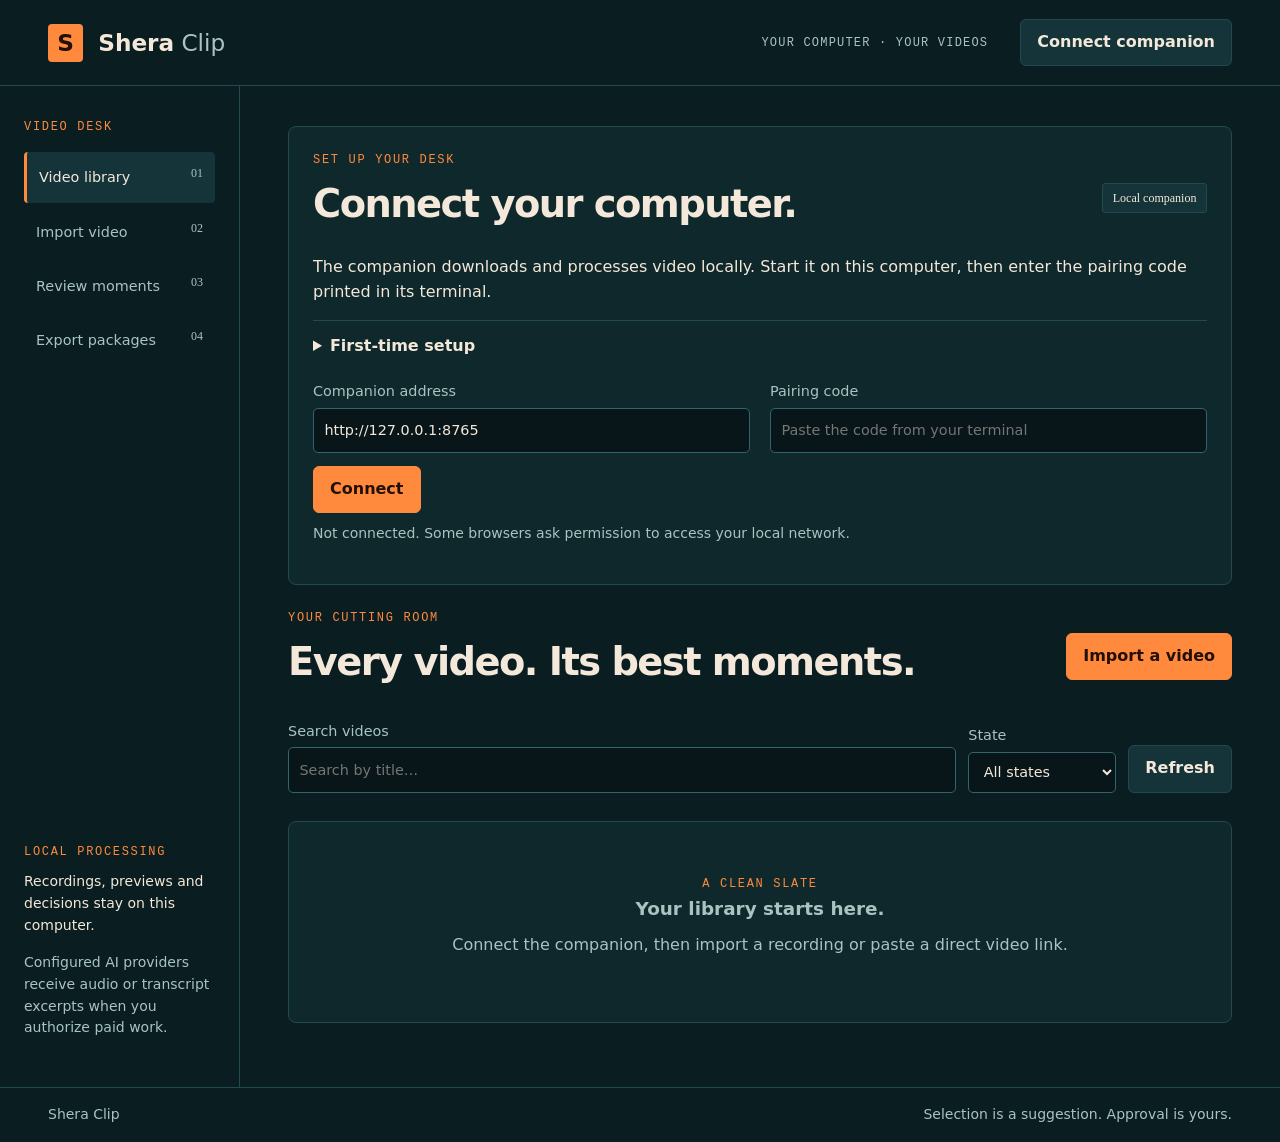
<file: site/public/index.html>
<!doctype html>
<html lang="en"><head><meta charset="utf-8"><meta name="viewport" content="width=device-width,initial-scale=1"><meta name="description" content="Find, review and export the best moments from your videos using your own computer."><title>Shera Clip · Video desk</title><link rel="stylesheet" href="style.css"><script src="app.js" defer></script></head>
<body><header><a class="brand" href="#library"><span class="mark">S</span>Shera <span>Clip</span></a><span class="local">YOUR COMPUTER · YOUR VIDEOS</span><button id="connection-button">Connect companion</button></header>
<div class="shell"><aside><p class="eyebrow">VIDEO DESK</p><nav><a href="#library" class="selected">Video library <span>01</span></a><a href="#import">Import video <span>02</span></a><a href="#review">Review moments <span>03</span></a><a href="#exports">Export packages <span>04</span></a></nav><div class="aside-note"><span class="eyebrow">LOCAL PROCESSING</span><p>Recordings, previews and decisions stay on this computer.</p><p class="muted">Configured AI providers receive audio or transcript excerpts when you authorize paid work.</p></div></aside>
<main><div id="notice" role="status" hidden></div><section id="connection" class="panel"><div class="section-head"><div><p class="eyebrow">SET UP YOUR DESK</p><h1>Connect your computer.</h1></div><span class="badge">Local companion</span></div><p>The companion downloads and processes video locally. Start it on this computer, then enter the pairing code printed in its terminal.</p><details><summary>First-time setup</summary><p>Install Python 3.12+ and FFmpeg (with ffprobe and libass). Download and extract the companion, then run these commands in its folder:</p><pre>python -m pip install -e .
python -m shera</pre><p>Add your OpenRouter key to the companion’s <code>.env</code>. Your key stays on this computer. The site does not receive it.</p><p><a class="button" href="companion.zip" download>Download local companion</a></p></details><form id="connect-form"><div class="two"><label>Companion address<input id="endpoint" value="http://127.0.0.1:8765" required></label><label>Pairing code<input id="token" type="password" autocomplete="off" required placeholder="Paste the code from your terminal"></label></div><button class="primary">Connect</button></form><p class="muted" id="connect-status">Not connected. Some browsers ask permission to access your local network.</p></section>
<section id="library"><div class="section-head"><div><p class="eyebrow">YOUR CUTTING ROOM</p><h1>Every video. Its best moments.</h1></div><a class="button primary" href="#import">Import a video</a></div><div class="toolbar"><label class="grow">Search videos<input id="job-search" type="search" placeholder="Search by title…"></label><label>State<select id="job-filter"><option value="">All states</option><option>running</option><option>waiting</option><option>done</option><option>failed</option><option>paused</option></select></label><button id="refresh">Refresh</button></div><div id="jobs" class="job-grid"><div class="empty panel"><span class="eyebrow">A CLEAN SLATE</span><h2>Your library starts here.</h2><p>Connect the companion, then import a recording or paste a direct video link.</p></div></div></section>
<section id="import" hidden><div class="section-head"><div><p class="eyebrow">01 / SOURCE</p><h1>Bring in a video.</h1></div><span class="badge">Files stay local</span></div><form id="import-form" class="panel"><div class="two"><label>Video file<input type="file" id="video" accept="video/*"></label><label>Or a direct HTTPS video link<input id="url" type="url" placeholder="https://example.com/video.mp4"></label></div><p class="muted">Direct downloadable video links are supported. For platform watch pages, download the recording first and select its file.</p><div class="two"><label>Transcript (optional, VTT)<input type="file" id="vtt" accept=".vtt"></label><label>Replacement audio (optional)<input type="file" id="audio" accept="audio/*"></label></div><hr><p class="eyebrow">02 / WHAT MAKES A GOOD CLIP?</p><div class="two"><label>Selection preset<select id="preset"><option value="general">General highlights</option><option value="education">Teaching & tutorials</option><option value="interview">Interviews & podcasts</option><option value="product">Product demonstrations</option><option value="story">Stories</option><option value="ielts">IELTS lessons</option></select></label><label>Your audience and goal<textarea id="intent" rows="3" placeholder="For example: clear, surprising insights for first-time founders; skip introductions and repeated advice."></textarea></label></div><div class="three"><label>Minimum seconds<input id="min-s" type="number" min="5" max="600" value="30"></label><label>Target seconds<input id="target-s" type="number" min="5" max="600" value="60"></label><label>Maximum seconds<input id="max-s" type="number" min="5" max="600" value="90"></label></div><label><input id="ai-criteria" type="checkbox" style="width:auto"> Let AI propose criteria after transcription, then pause for my review</label><button class="primary" id="import-submit">Import locally</button><p class="muted">Selection currently uses spoken content and transcripts. Silent visual highlights are not automatically ranked.</p><p class="muted">Import starts without paid AI work. Review the criteria and authorize processing afterward.</p></form></section>
<section id="review" hidden><div class="section-head"><div><p class="eyebrow">REVIEW BENCH</p><h1 id="job-title">Choose a video from the library.</h1></div><span id="job-state" class="badge">No video selected</span></div><div id="job-controls" class="panel" hidden><p id="job-progress"></p><p id="job-error" class="error"></p><details id="criteria-editor"><summary>Selection criteria</summary><label>Criteria<textarea id="job-intent" rows="3"></textarea></label><label>Rules, weights and duration (JSON)<textarea id="job-profile" rows="8" spellcheck="false"></textarea></label><div class="tools"><button id="save-criteria">Save criteria</button><button id="suggest-criteria">Ask AI to propose criteria (paid)</button></div><p class="muted">AI proposals use transcript content and your goal. Review and save the proposal before processing.</p></details><div class="tools"><button id="authorize" class="primary">Authorize AI work · up to $1.50</button><button id="resume">Resume</button><button id="export" >Export approved clips</button></div></div><div class="toolbar"><label class="grow">Search moments<input id="clip-search" type="search" placeholder="Search transcript, title or reasons…"></label><label>Show<select id="clip-filter"><option value="shortlisted">Shortlist</option><option value="all">All candidates</option><option value="approved">Approved</option><option value="pending">To review</option><option value="rejected">Rejected</option></select></label><label>Order<select id="clip-sort"><option value="rank">Best first</option><option value="time">Source time</option></select></label></div><div class="review-grid"><div id="clips" class="clip-list"><div class="empty panel">Open a video to browse its moments.</div></div><div id="bench" class="panel" hidden><div class="section-head"><h2 id="clip-title">Moment</h2><span id="clip-status" class="badge"></span></div><video id="source-player" controls preload="metadata"></video><p class="muted" id="source-note"></p><div class="two"><label>Start (seconds)<input id="clip-start" type="number" min="0" step=".1"></label><label>End (seconds)<input id="clip-end" type="number" min="1" step=".1"></label></div><label>Portrait title<input id="clip-heading"></label><details><summary>Captions and posting text</summary><label>Captions (JSON: start, end, text)<textarea id="clip-captions" rows="6" spellcheck="false"></textarea></label><label>Posting drafts (JSON)<textarea id="clip-drafts" rows="6" spellcheck="false"></textarea></label></details><details><summary>Portrait framing</summary><label>Layout<select id="layout-mode"><option value="full">Whole frame</option><option value="crop">Custom crop</option></select></label><label>Crop x, y, width, height (0–1)<input id="crop-box" value="0,0,1,1"></label></details><div class="tools"><button id="save-clip">Save edits</button><button id="render" class="primary">Render previews</button></div><div class="previews"><figure><video id="portrait" controls></video><figcaption>Portrait · 9:16</figcaption></figure><figure><video id="landscape" controls></video><figcaption>Landscape · 16:9</figcaption></figure></div><div class="tools"><button id="approve" class="primary" disabled>Approve clip</button><button id="reject">Reject</button><button id="next">Next moment</button></div><p id="render-status" role="status"></p><details open><summary>Why this moment?</summary><div id="reasons"></div></details><details><summary>Transcript</summary><p id="transcript"></p></details></div></div></section>
<section id="exports" hidden><p class="eyebrow">READY FOR YOUR REVIEW</p><h1>Posting packages</h1><p>Only explicitly approved clips are exported. Each package includes portrait and landscape video, subtitles, thumbnail, posting text and provenance.</p><div id="packages" class="panel empty">Choose a video, approve clips, then export its packages.</div></section>
</main></div><footer>Shera Clip <span>Selection is a suggestion. Approval is yours.</span></footer></body></html>
</file>
<file: site/public/style.css>
:root{color-scheme:dark;--ground:#0a1d20;--panel:#0f282c;--raised:#153439;--line:#234950;--ink:#f3e8d9;--muted:#a8c4c1;--accent:#ff8a3d}*{box-sizing:border-box}body{margin:0;background:var(--ground);color:var(--ink);font:16px/1.55 'Segoe UI','Nirmala UI',system-ui,sans-serif}a{color:inherit}button,input,select,textarea{font:inherit}button,.button{display:inline-flex;align-items:center;justify-content:center;border:1px solid var(--line);border-radius:6px;background:var(--raised);color:var(--ink);padding:.65rem 1rem;cursor:pointer;text-decoration:none;font-weight:600}button:hover,.button:hover{background:#1c4148}button:disabled{opacity:.45;cursor:not-allowed}.primary{background:var(--accent);color:#221004;border-color:var(--accent)}.primary:hover{background:#ffa262}a:focus-visible,button:focus-visible,input:focus-visible,select:focus-visible,textarea:focus-visible,summary:focus-visible{outline:3px solid #7ad6dc;outline-offset:3px}input,select,textarea{width:100%;background:#081619;border:1px solid #33646c;border-radius:5px;color:var(--ink);padding:.65rem;margin:.35rem 0 .8rem}textarea{resize:vertical}label{display:block;color:var(--muted);font-size:.9rem}header{height:86px;border-bottom:1px solid var(--line);display:flex;align-items:center;gap:2rem;padding:0 3rem;position:sticky;top:0;background:var(--ground);z-index:4}.brand{font-size:1.45rem;font-weight:700;text-decoration:none;display:flex;align-items:center;gap:.45rem}.brand>span:last-child{font-weight:400;color:var(--muted)}.mark{background:var(--accent);color:#221004;width:35px;height:38px;display:grid;place-items:center;border-radius:4px;margin-right:.5rem}.local{margin-left:auto;color:var(--muted);font:12px/1.5 Consolas,monospace;letter-spacing:.1em}.shell{display:grid;grid-template-columns:240px 1fr;min-height:calc(100vh - 145px)}aside{border-right:1px solid var(--line);padding:2rem 1.5rem;display:flex;flex-direction:column}nav a{display:flex;justify-content:space-between;text-decoration:none;font-size:.9rem;padding:.9rem .75rem;margin:.2rem 0;border-radius:4px;color:var(--muted)}nav a.selected{background:var(--raised);border-left:3px solid var(--accent);color:var(--ink)}nav span{font:12px Consolas;color:var(--muted)}.aside-note{margin-top:auto;padding-top:5rem;font-size:.875rem}.eyebrow{font:12px/1.5 Consolas,monospace;letter-spacing:.14em;color:var(--accent);margin:0 0 .8rem}main{padding:2.5rem 3rem;max-width:1600px;width:100%}h1{font-size:clamp(1.8rem,3vw,2.6rem);line-height:1.15;letter-spacing:-.04em;margin:.4rem 0 1.2rem;font-weight:600}h2{font-size:1.15rem;font-weight:600;margin:0 0 .5rem}p{margin:.6rem 0 1rem}.panel{background:var(--panel);border:1px solid var(--line);border-radius:8px;padding:1.5rem;margin-bottom:1.5rem}.section-head{display:flex;justify-content:space-between;align-items:center;gap:1rem}.badge{background:var(--raised);border:1px solid var(--line);border-radius:3px;font:12px/1.5 Consolas;padding:.3rem .6rem;white-space:nowrap}.muted{color:var(--muted);font-size:.875rem}.two,.three{display:grid;gap:1.25rem;grid-template-columns:repeat(2,minmax(0,1fr))}.three{grid-template-columns:repeat(3,minmax(0,1fr))}.tools,.toolbar{display:flex;gap:.75rem;align-items:center;flex-wrap:wrap;margin:1rem 0}.toolbar{align-items:end}.toolbar label{min-width:145px}.toolbar button{margin-bottom:.8rem}.grow{flex:1}hr{border:0;border-top:1px solid var(--line);margin:1.5rem 0}.job-grid{display:grid;grid-template-columns:repeat(auto-fit,minmax(260px,1fr));gap:1.25rem}.job-card{width:100%;text-align:left;display:block;padding:1.5rem;background:var(--panel);border-radius:8px}.job-card .time{display:block;color:var(--muted);font:12px Consolas;margin:1rem 0}.job-card strong{font-size:1.1rem;display:block;margin:.6rem 0}.empty{padding:3rem;text-align:center;color:var(--muted)}.review-grid{display:grid;grid-template-columns:minmax(250px,.8fr) minmax(360px,1.6fr);gap:1.5rem;align-items:start}.clip-list{max-height:80vh;overflow:auto}.clip-card{display:block;width:100%;text-align:left;margin-bottom:.75rem;padding:1rem}.clip-card.active{border-color:var(--accent)}.clip-card strong{display:block;margin:.4rem 0}.clip-card small{color:var(--muted);font-size:.875rem}.timecode{font:12px Consolas;color:var(--accent)}video{width:100%;max-height:340px;background:#081619;border-radius:5px}.previews{display:grid;grid-template-columns:1fr 1fr;gap:1rem;margin:1rem 0}.previews video{height:230px;object-fit:contain}figure{margin:0}figcaption{font-size:.875rem;color:var(--muted)}details{border-top:1px solid var(--line);padding:.8rem 0}summary{cursor:pointer;font-weight:600;margin-bottom:.5rem}pre{padding:1rem;background:#081619;overflow:auto}footer{padding:1rem 3rem;border-top:1px solid var(--line);font-size:.875rem;color:var(--muted);display:flex;justify-content:space-between}#notice{padding:1rem;border-left:3px solid var(--accent);background:var(--raised);margin-bottom:1.5rem}.error{color:#ff7466}[hidden]{display:none!important}#reasons{font-size:.9rem}#reasons p{padding:.5rem 0;border-bottom:1px solid var(--line)}@media(max-width:1000px){header{padding:0 1.5rem}.local{display:none}.shell{grid-template-columns:180px 1fr}aside{padding:1.5rem .5rem}main{padding:1.5rem}.review-grid{grid-template-columns:1fr}.clip-list{max-height:350px}}@media(max-width:650px){header{height:72px;padding:0 1rem;gap:.75rem}header button{margin-left:auto;font-size:.875rem;padding:.5rem}.shell{display:block}aside{border:0;padding:.5rem}aside>.eyebrow,.aside-note{display:none}nav{display:flex;overflow:auto}nav a{white-space:nowrap}nav span{display:none}main{padding:1rem}.two,.three{grid-template-columns:1fr;gap:0}.section-head{flex-wrap:wrap}.panel{padding:1rem}.toolbar label{min-width:0;flex:1}.previews{grid-template-columns:1fr}footer{padding:1rem;display:block}}@media(prefers-reduced-motion:no-preference){button,a{transition:background .15s,border-color .15s}}
</file>
